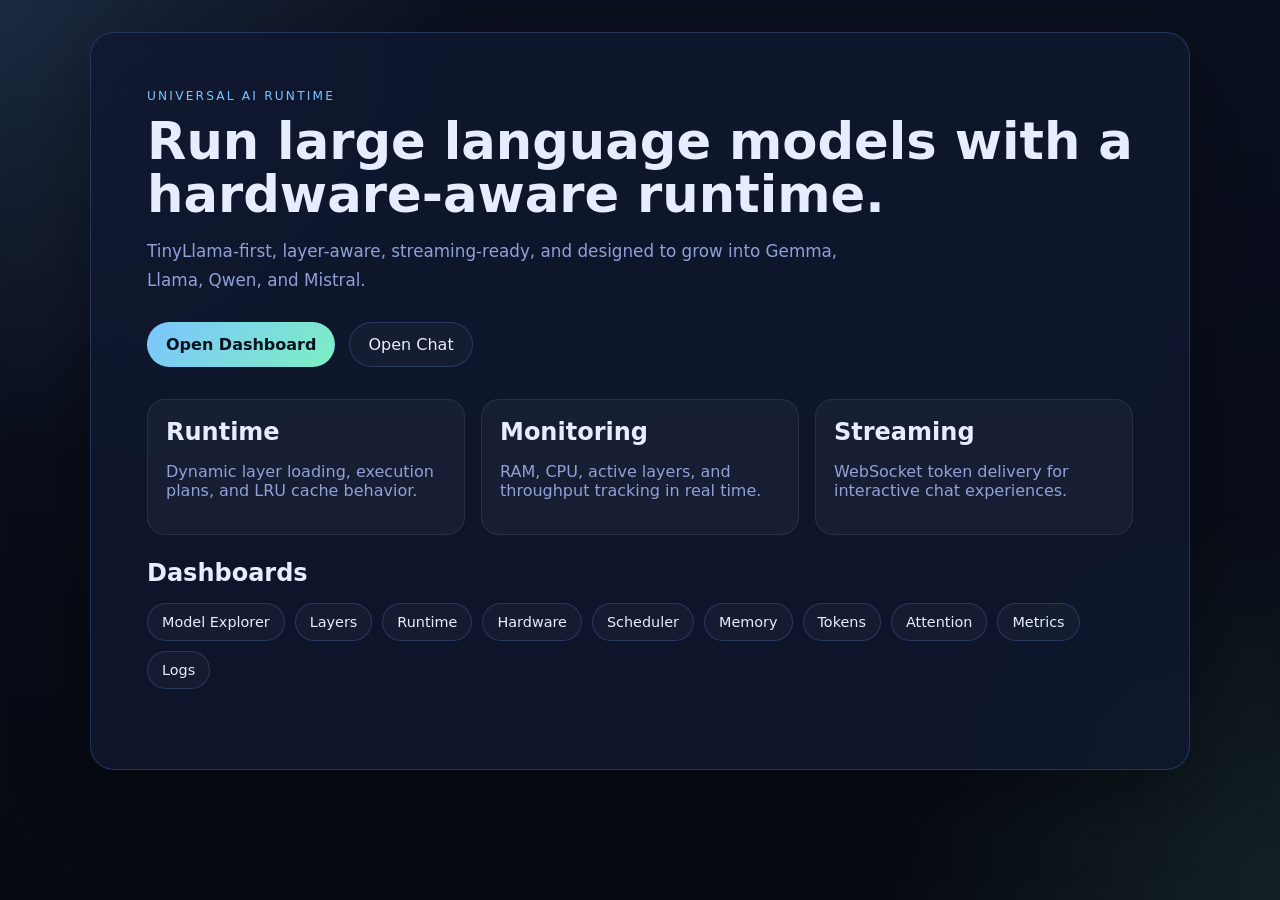
<file: frontend/index.html>
<!doctype html>
<html lang="en">
<head>
  <meta charset="utf-8">
  <meta name="viewport" content="width=device-width, initial-scale=1">
  <title>UAR | Universal AI Runtime</title>
  <link rel="stylesheet" href="css/style.css">
</head>
<body class="page-shell">
  <main class="hero">
    <p class="eyebrow">Universal AI Runtime</p>
    <h1>Run large language models with a hardware-aware runtime.</h1>
    <p class="lede">TinyLlama-first, layer-aware, streaming-ready, and designed to grow into Gemma, Llama, Qwen, and Mistral.</p>
    <div class="actions">
      <a class="button primary" href="dashboard.html">Open Dashboard</a>
      <a class="button secondary" href="chat.html">Open Chat</a>
    </div>
    <section class="cards">
      <article class="card"><h2>Runtime</h2><p>Dynamic layer loading, execution plans, and LRU cache behavior.</p></article>
      <article class="card"><h2>Monitoring</h2><p>RAM, CPU, active layers, and throughput tracking in real time.</p></article>
      <article class="card"><h2>Streaming</h2><p>WebSocket token delivery for interactive chat experiences.</p></article>
    </section>
    <section class="section-block">
      <h2>Dashboards</h2>
      <div class="page-nav">
        <a class="button secondary" href="pages/model-explorer.html">Model Explorer</a>
        <a class="button secondary" href="pages/layers.html">Layers</a>
        <a class="button secondary" href="pages/runtime.html">Runtime</a>
        <a class="button secondary" href="pages/hardware.html">Hardware</a>
        <a class="button secondary" href="pages/scheduler.html">Scheduler</a>
        <a class="button secondary" href="pages/memory.html">Memory</a>
        <a class="button secondary" href="pages/tokens.html">Tokens</a>
        <a class="button secondary" href="pages/attention.html">Attention</a>
        <a class="button secondary" href="pages/metrics.html">Metrics</a>
        <a class="button secondary" href="pages/logs.html">Logs</a>
      </div>
    </section>
  </main>
</body>
</html>
</file>
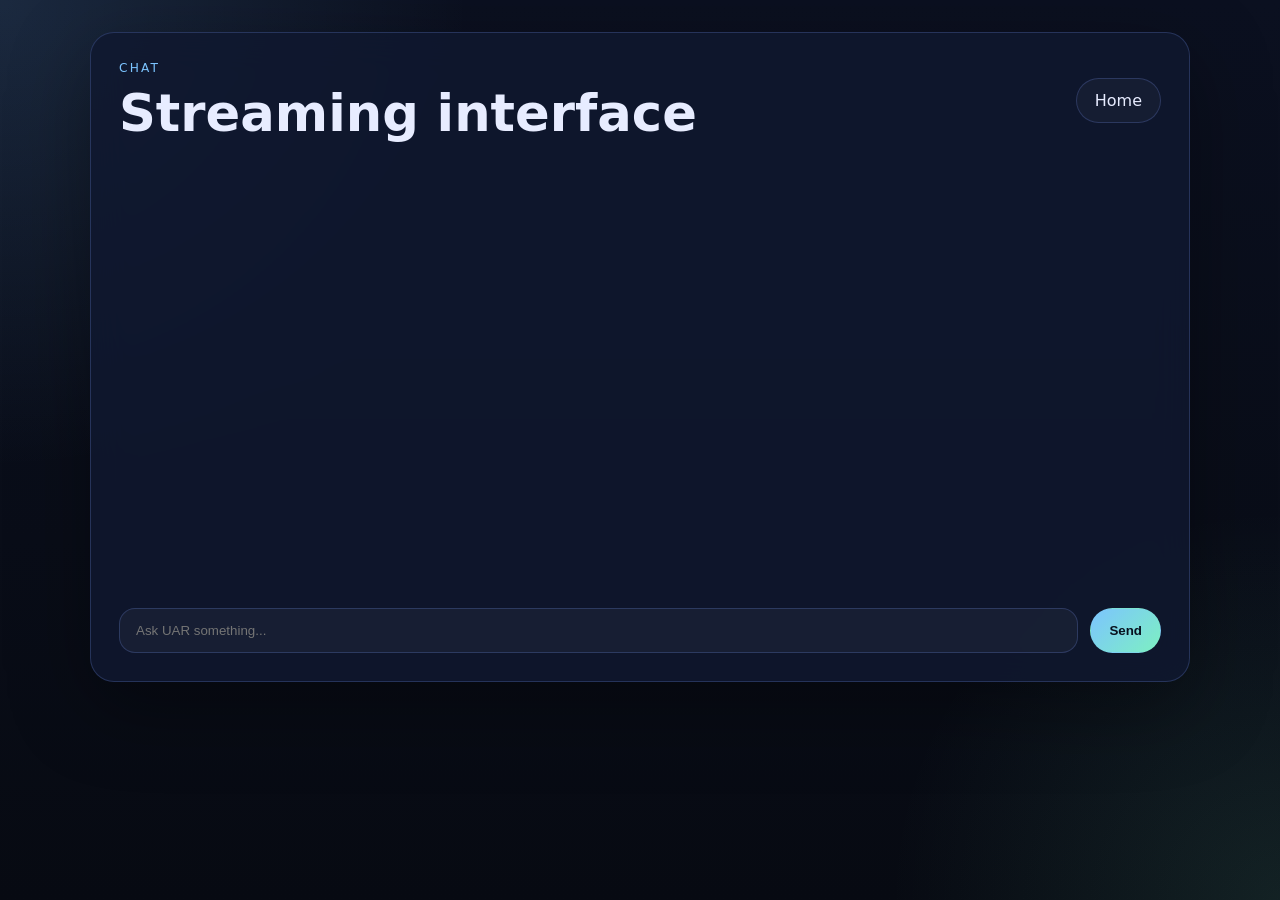
<file: frontend/chat.html>
<!doctype html>
<html lang="en">
<head>
  <meta charset="utf-8">
  <meta name="viewport" content="width=device-width, initial-scale=1">
  <title>UAR Chat</title>
  <link rel="stylesheet" href="css/style.css">
</head>
<body class="page-shell">
  <main class="chat-shell">
    <header class="panel-header">
      <div>
        <p class="eyebrow">Chat</p>
        <h1>Streaming interface</h1>
      </div>
      <a class="button secondary" href="index.html">Home</a>
    </header>
    <section id="chatLog" class="chat-log"></section>
    <form id="chatForm" class="chat-form">
      <input id="promptInput" type="text" placeholder="Ask UAR something..." autocomplete="off">
      <button class="button primary" type="submit">Send</button>
    </form>
  </main>
  <script src="js/app.js"></script>
</body>
</html>
</file>
<file: frontend/css/style.css>
:root {
  color-scheme: dark;
  --bg: #0b1020;
  --panel: rgba(16, 24, 48, 0.85);
  --panel-border: rgba(125, 155, 255, 0.22);
  --text: #e7ecff;
  --muted: #91a0d6;
  --accent: #7cc4ff;
  --accent-2: #7df0c2;
  --shadow: 0 24px 80px rgba(0, 0, 0, 0.35);
}

* { box-sizing: border-box; }
html, body { min-height: 100%; }
body {
  margin: 0;
  font-family: "Segoe UI", system-ui, sans-serif;
  background:
    radial-gradient(circle at top left, rgba(124, 196, 255, 0.14), transparent 30%),
    radial-gradient(circle at bottom right, rgba(125, 240, 194, 0.10), transparent 25%),
    linear-gradient(180deg, #0b1020, #090d18 60%, #070a12);
  color: var(--text);
}

.page-shell { padding: 32px; }
.hero, .panel, .chat-shell {
  max-width: 1100px;
  margin: 0 auto;
  background: var(--panel);
  border: 1px solid var(--panel-border);
  border-radius: 24px;
  box-shadow: var(--shadow);
  backdrop-filter: blur(18px);
}
.hero { padding: 56px; }
.panel, .chat-shell { padding: 28px; }
.eyebrow {
  margin: 0 0 12px;
  text-transform: uppercase;
  letter-spacing: 0.18em;
  color: var(--accent);
  font-size: 0.76rem;
}
h1 { margin: 0; font-size: clamp(2.3rem, 4vw, 4.6rem); line-height: 1.03; }
.lede { max-width: 68ch; color: var(--muted); font-size: 1.05rem; line-height: 1.7; }
.actions, .panel-header { display: flex; gap: 14px; align-items: center; justify-content: space-between; }
.actions { flex-wrap: wrap; margin: 28px 0 32px; justify-content: flex-start; }
.button {
  display: inline-flex;
  align-items: center;
  justify-content: center;
  padding: 12px 18px;
  border-radius: 999px;
  text-decoration: none;
  border: 1px solid transparent;
  color: var(--text);
}
.button.primary { background: linear-gradient(135deg, var(--accent), var(--accent-2)); color: #08111f; font-weight: 700; }
.button.secondary { border-color: var(--panel-border); background: rgba(255,255,255,0.03); }
.cards, .grid, .layers { display: grid; gap: 16px; }
.cards { grid-template-columns: repeat(auto-fit, minmax(220px, 1fr)); }
.grid { margin-top: 24px; grid-template-columns: repeat(auto-fit, minmax(180px, 1fr)); }
.card, .stat, .layer-card {
  padding: 18px;
  border-radius: 18px;
  background: rgba(255,255,255,0.04);
  border: 1px solid rgba(255,255,255,0.08);
}
.card h2, .stat strong, .layer-card strong { margin: 0; }
.card p, .stat span { color: var(--muted); }
.layers { margin-top: 24px; grid-template-columns: repeat(auto-fit, minmax(160px, 1fr)); }
.chat-log {
  min-height: 52vh;
  max-height: 60vh;
  overflow: auto;
  display: grid;
  gap: 12px;
  padding: 20px 0;
}
.bubble {
  max-width: 78%;
  padding: 14px 16px;
  border-radius: 16px;
  line-height: 1.6;
}
.bubble.user { justify-self: end; background: rgba(124, 196, 255, 0.16); }
.bubble.assistant { justify-self: start; background: rgba(125, 240, 194, 0.12); }
.chat-form { display: flex; gap: 12px; }
.chat-form input {
  flex: 1;
  padding: 14px 16px;
  border-radius: 16px;
  border: 1px solid var(--panel-border);
  background: rgba(255,255,255,0.04);
  color: var(--text);
}
@media (max-width: 720px) {
  .page-shell { padding: 16px; }
  .hero, .panel, .chat-shell { padding: 20px; border-radius: 18px; }
  .actions, .panel-header, .chat-form { flex-direction: column; align-items: stretch; }
  .bubble { max-width: 92%; }
}


/* Dashboard pages */
.page-nav {
  display: flex;
  flex-wrap: wrap;
  gap: 10px;
  margin: 16px 0 24px;
}

.page-nav .button {
  padding: 10px 14px;
  font-size: 0.9rem;
}

.section-block {
  margin-top: 24px;
}

.section-block h2,
.section-block h3,
.section-block h4 {
  margin: 0 0 14px;
}

.metric-grid {
  display: grid;
  grid-template-columns: repeat(auto-fit, minmax(160px, 1fr));
  gap: 12px;
}

.metric-card {
  padding: 16px;
  border-radius: 18px;
  background: rgba(255, 255, 255, 0.04);
  border: 1px solid rgba(255, 255, 255, 0.08);
}

.metric-card span,
.metric-card small,
.muted {
  color: var(--muted);
}

.metric-card strong {
  display: block;
  margin-top: 6px;
  font-size: 1.05rem;
  color: var(--text);
}

.control-bar,
.action-group {
  display: flex;
  flex-wrap: wrap;
  gap: 10px;
}

.control-bar {
  align-items: center;
  justify-content: space-between;
  margin: 18px 0 22px;
}

.input,
.select {
  min-width: 240px;
  padding: 12px 14px;
  border-radius: 14px;
  border: 1px solid var(--panel-border);
  background: rgba(255, 255, 255, 0.04);
  color: var(--text);
}

.table {
  width: 100%;
  border-collapse: collapse;
  overflow: hidden;
  border-radius: 18px;
  background: rgba(255, 255, 255, 0.03);
}

.table th,
.table td {
  padding: 14px 16px;
  text-align: left;
  border-bottom: 1px solid rgba(255, 255, 255, 0.06);
}

.table th {
  color: var(--muted);
  font-size: 0.78rem;
  text-transform: uppercase;
  letter-spacing: 0.12em;
}

.pill-list {
  display: flex;
  flex-wrap: wrap;
  gap: 8px;
}

.pill {
  display: inline-flex;
  align-items: center;
  gap: 6px;
  padding: 7px 11px;
  border-radius: 999px;
  background: rgba(255, 255, 255, 0.08);
  color: var(--text);
  font-size: 0.82rem;
  border: 1px solid rgba(255, 255, 255, 0.08);
}

.pill.plan { background: rgba(124, 196, 255, 0.16); }
.pill.selected { background: rgba(125, 240, 194, 0.16); }
.pill.skipped { background: rgba(255, 209, 102, 0.16); }
.pill.input { background: rgba(124, 196, 255, 0.16); }
.pill.generated { background: rgba(125, 240, 194, 0.16); }
.pill.ram { background: rgba(124, 196, 255, 0.16); }
.pill.ssd { background: rgba(255, 255, 255, 0.08); }
.pill.cache { background: rgba(255, 209, 102, 0.16); }

.status-pill {
  display: inline-flex;
  align-items: center;
  padding: 6px 10px;
  border-radius: 999px;
  font-size: 0.78rem;
  border: 1px solid rgba(255, 255, 255, 0.08);
  background: rgba(255, 255, 255, 0.05);
}

.status-pill.loaded,
.status-pill.good {
  background: rgba(125, 240, 194, 0.16);
  color: #c8ffe8;
}

.status-pill.executing {
  background: rgba(125, 240, 194, 0.22);
  color: #aaf7d5;
}

.status-pill.cached {
  background: rgba(124, 196, 255, 0.16);
  color: #d2ecff;
}

.status-pill.unloaded,
.status-pill.muted {
  background: rgba(255, 255, 255, 0.06);
  color: var(--muted);
}

.status-pill.error {
  background: rgba(255, 107, 107, 0.16);
  color: #ffd0d0;
}

.status-pill.error:empty {
  display: none;
}

.tree-card,
.tree-leaf,
.model-row,
.allocation-group,
.heatmap-card {
  padding: 14px 16px;
  border-radius: 18px;
  background: rgba(255, 255, 255, 0.03);
  border: 1px solid rgba(255, 255, 255, 0.06);
}

.tree-card {
  margin-bottom: 10px;
}

.tree-card > summary {
  cursor: pointer;
  list-style: none;
  font-weight: 600;
}

.tree-card > summary::-webkit-details-marker {
  display: none;
}

.tree-children {
  margin-top: 12px;
  padding-left: 16px;
  border-left: 1px solid rgba(255, 255, 255, 0.08);
}

.model-row {
  display: grid;
  gap: 4px;
}

.model-row strong {
  color: var(--text);
}

.model-row span,
.model-row small {
  color: var(--muted);
}

.pipeline-step {
  display: flex;
  flex-direction: column;
  align-items: center;
  gap: 8px;
  padding: 14px 12px;
  border-radius: 16px;
  border: 1px solid rgba(255, 255, 255, 0.08);
  background: rgba(255, 255, 255, 0.03);
  text-transform: capitalize;
}

.pipeline-step.active {
  border-color: rgba(125, 240, 194, 0.6);
  box-shadow: 0 0 0 1px rgba(125, 240, 194, 0.18), 0 0 24px rgba(125, 240, 194, 0.12);
}

.pipeline-arrow {
  color: var(--muted);
}

.chart-row {
  display: grid;
  gap: 8px;
  margin-bottom: 14px;
}

.chart-label {
  display: flex;
  justify-content: space-between;
  gap: 12px;
  color: var(--muted);
}

.chart-track {
  width: 100%;
  height: 12px;
  border-radius: 999px;
  overflow: hidden;
  background: rgba(255, 255, 255, 0.06);
}

.chart-fill {
  height: 100%;
  border-radius: inherit;
  background: linear-gradient(90deg, var(--accent), var(--accent-2));
}

.heatmap-list {
  display: grid;
  gap: 14px;
}

.heatmap-grid {
  display: grid;
  grid-template-columns: repeat(auto-fit, minmax(42px, 1fr));
  gap: 6px;
  margin-top: 8px;
}

.heatmap-cell {
  aspect-ratio: 1;
  display: flex;
  align-items: center;
  justify-content: center;
  border-radius: 10px;
  font-size: 0.68rem;
  color: #07111f;
  background: rgba(124, 196, 255, calc(var(--heat) / 100));
}

.log-list,
#logStream,
#runtimeLogList {
  display: grid;
  gap: 10px;
}

.log-item {
  display: grid;
  grid-template-columns: auto auto 1fr;
  gap: 10px;
  align-items: start;
  padding: 12px 14px;
  border-radius: 14px;
  background: rgba(255, 255, 255, 0.03);
  border: 1px solid rgba(255, 255, 255, 0.06);
}

.log-ts {
  color: rgba(255, 255, 255, 0.35);
  white-space: nowrap;
}

.log-msg {
  color: var(--text);
  font-weight: 600;
}

.log-detail {
  color: var(--muted);
  font-size: 0.82rem;
  overflow-wrap: anywhere;
}

.log-msg.layer_load,
.log-msg.model_load,
.log-msg.model_reload {
  color: var(--accent);
}

.log-msg.layer_execute,
.log-msg.token_generate,
.log-msg.inference_done {
  color: var(--accent-2);
}

.log-msg.layer_unload,
.log-msg.model_unload {
  color: #ff9f7c;
}

.log-msg.cache_hit {
  color: #86efac;
}

.log-msg.cache_miss {
  color: #fbbf24;
}

.action-group .button,
.control-bar .button {
  white-space: nowrap;
}

@media (max-width: 860px) {
  .control-bar {
    align-items: stretch;
  }

  .input,
  .select {
    min-width: 0;
    width: 100%;
  }

  .log-item {
    grid-template-columns: 1fr;
  }
}
</file>
